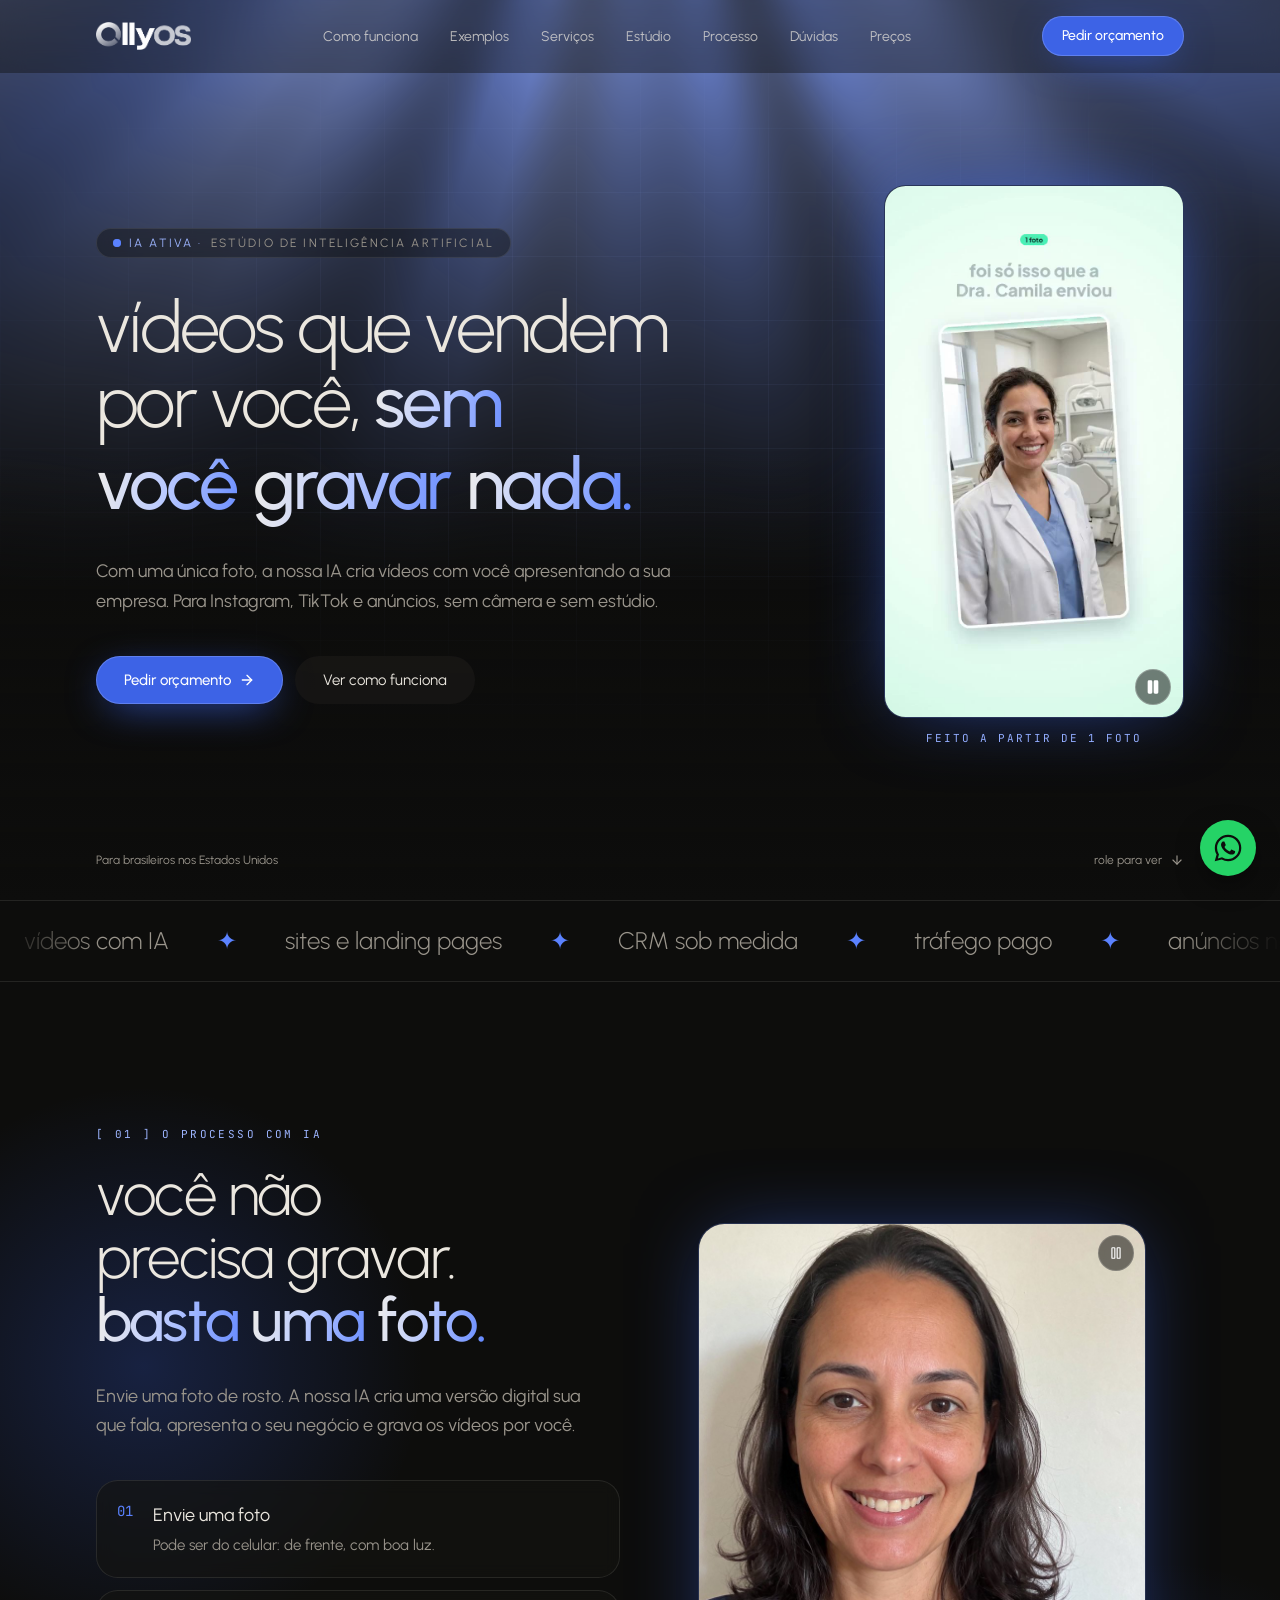
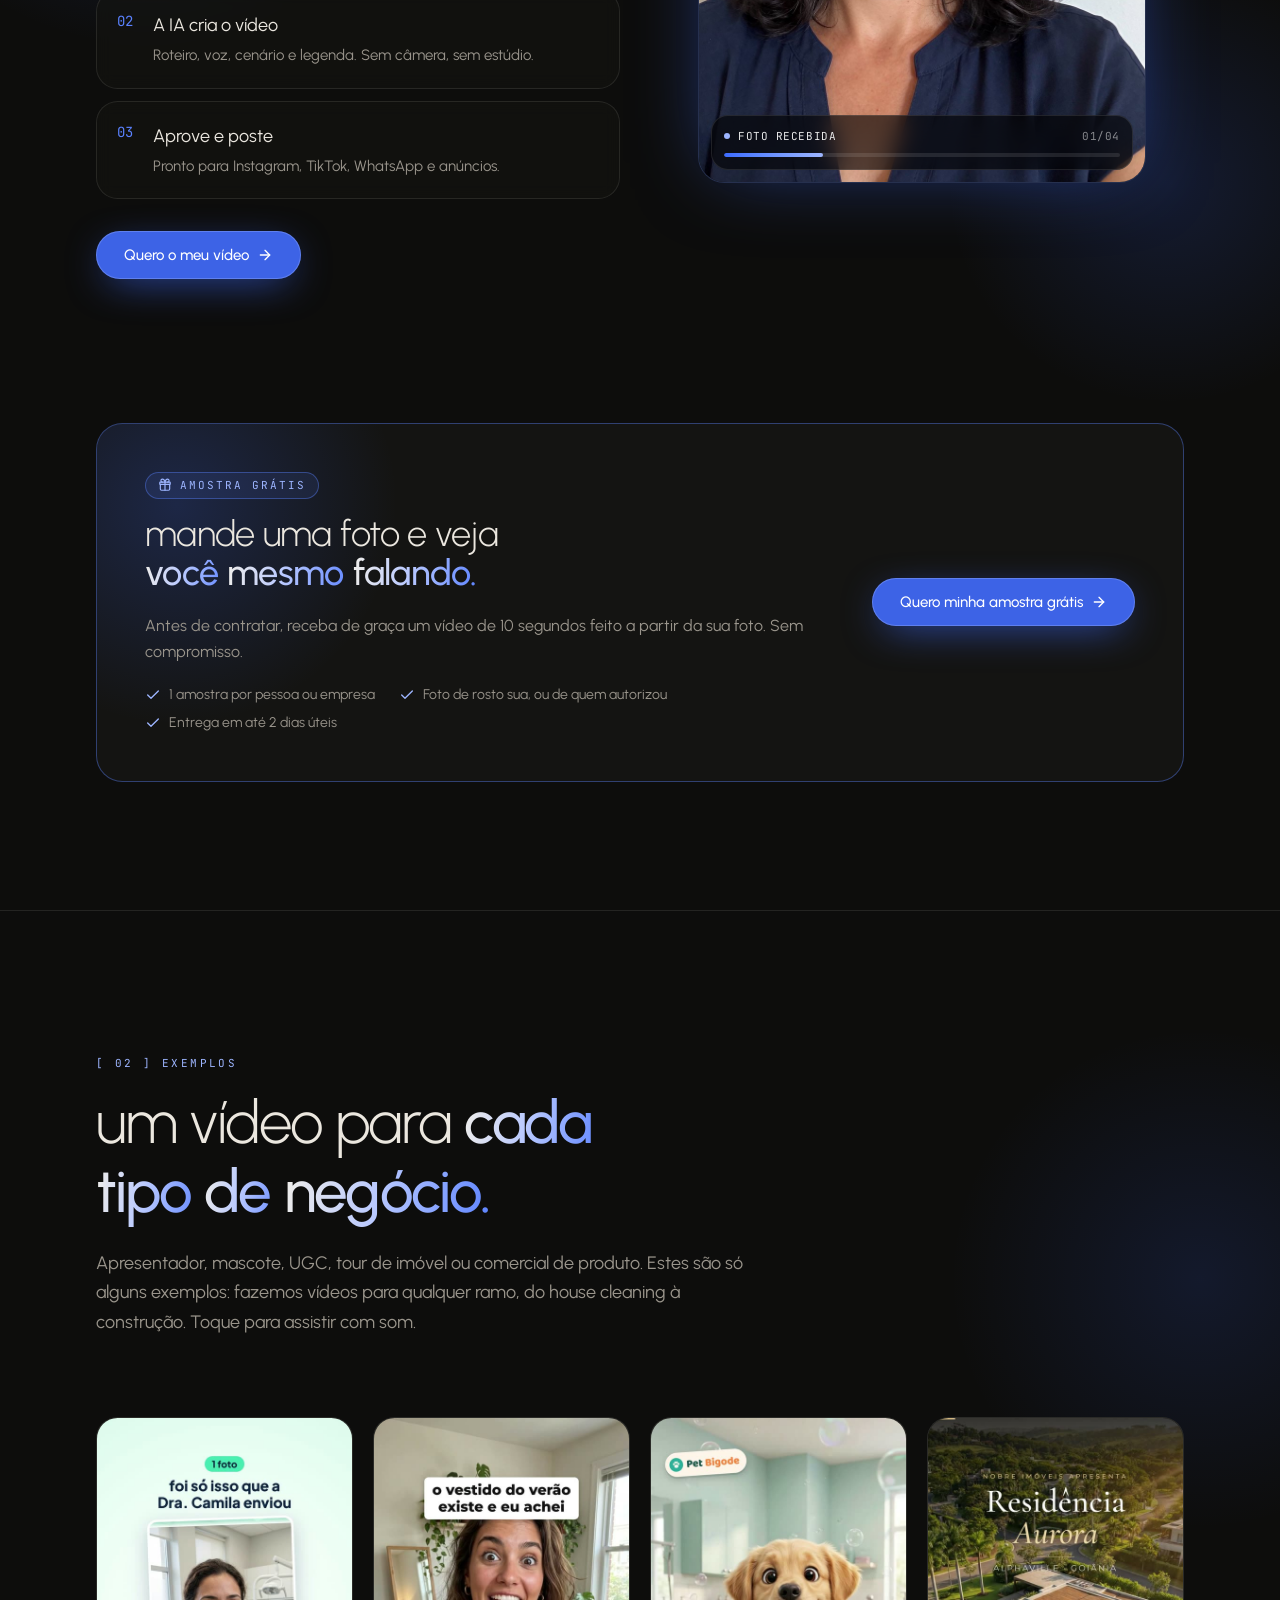
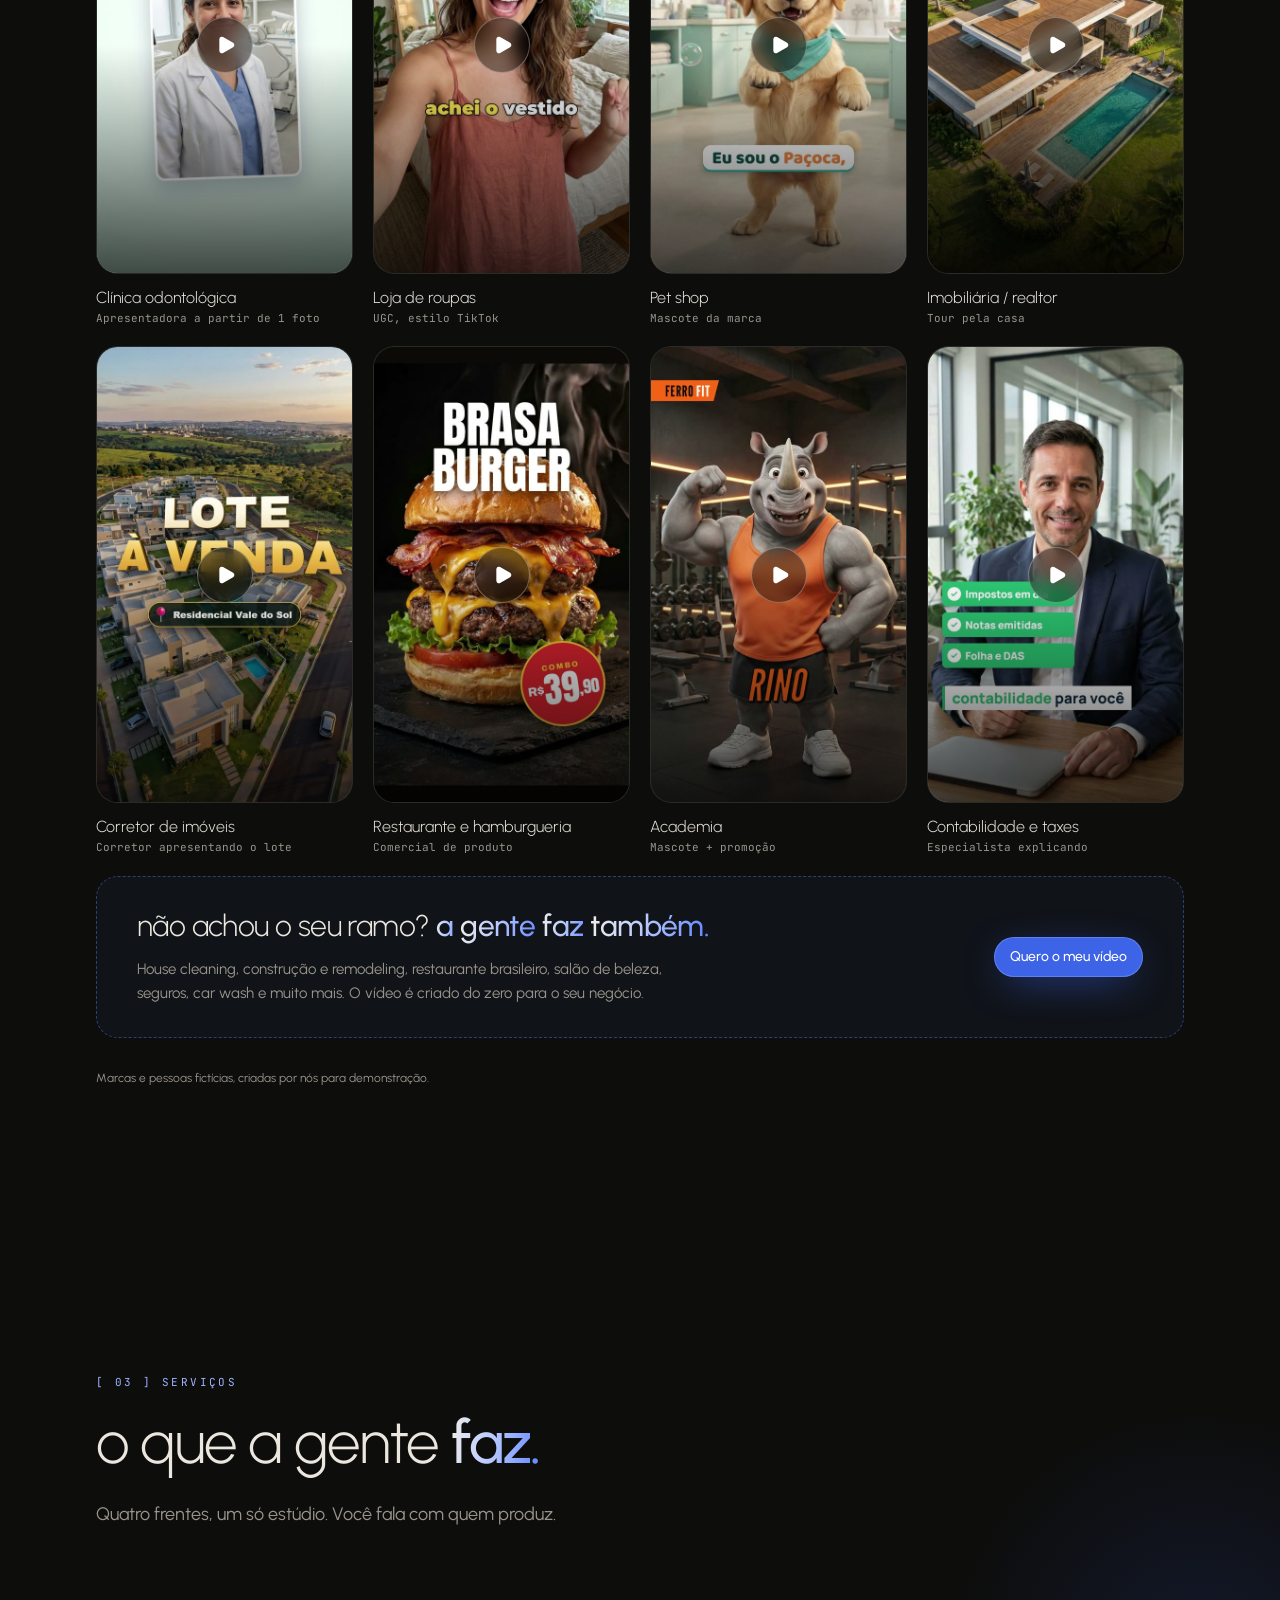
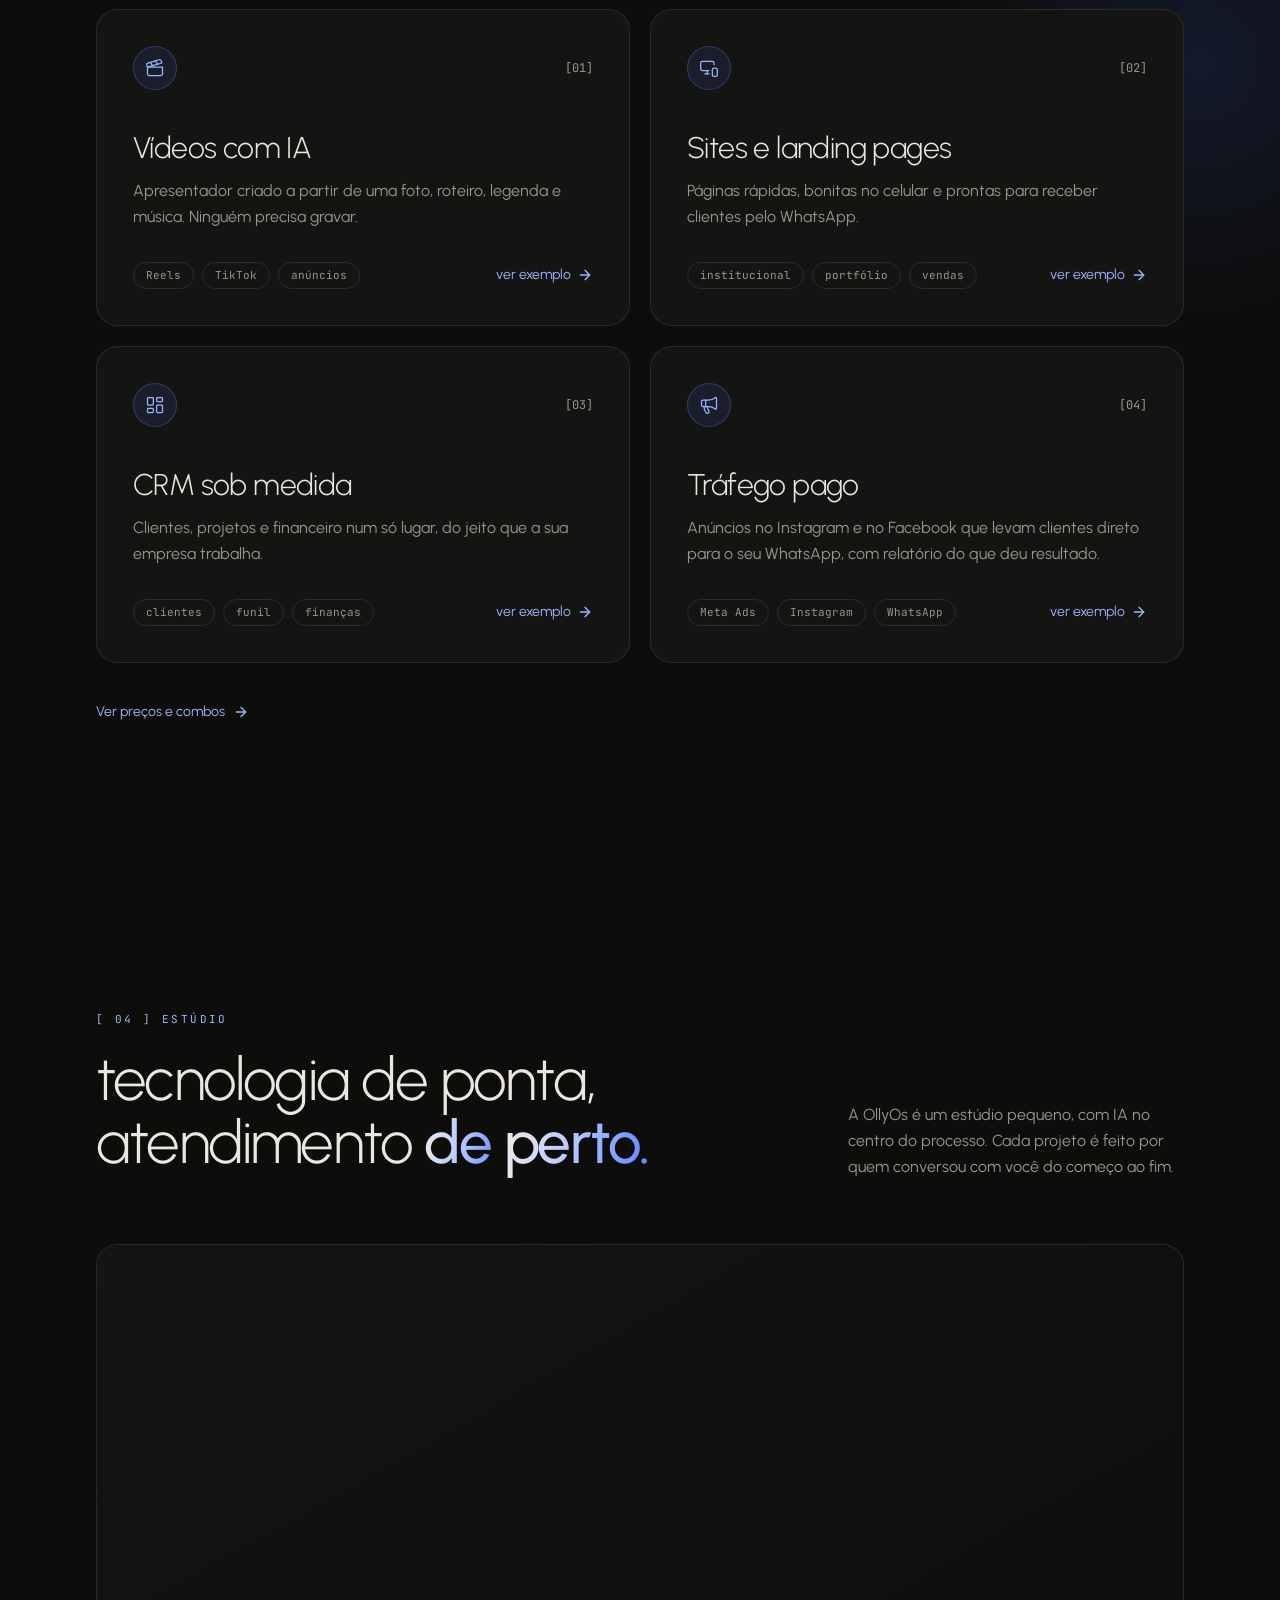
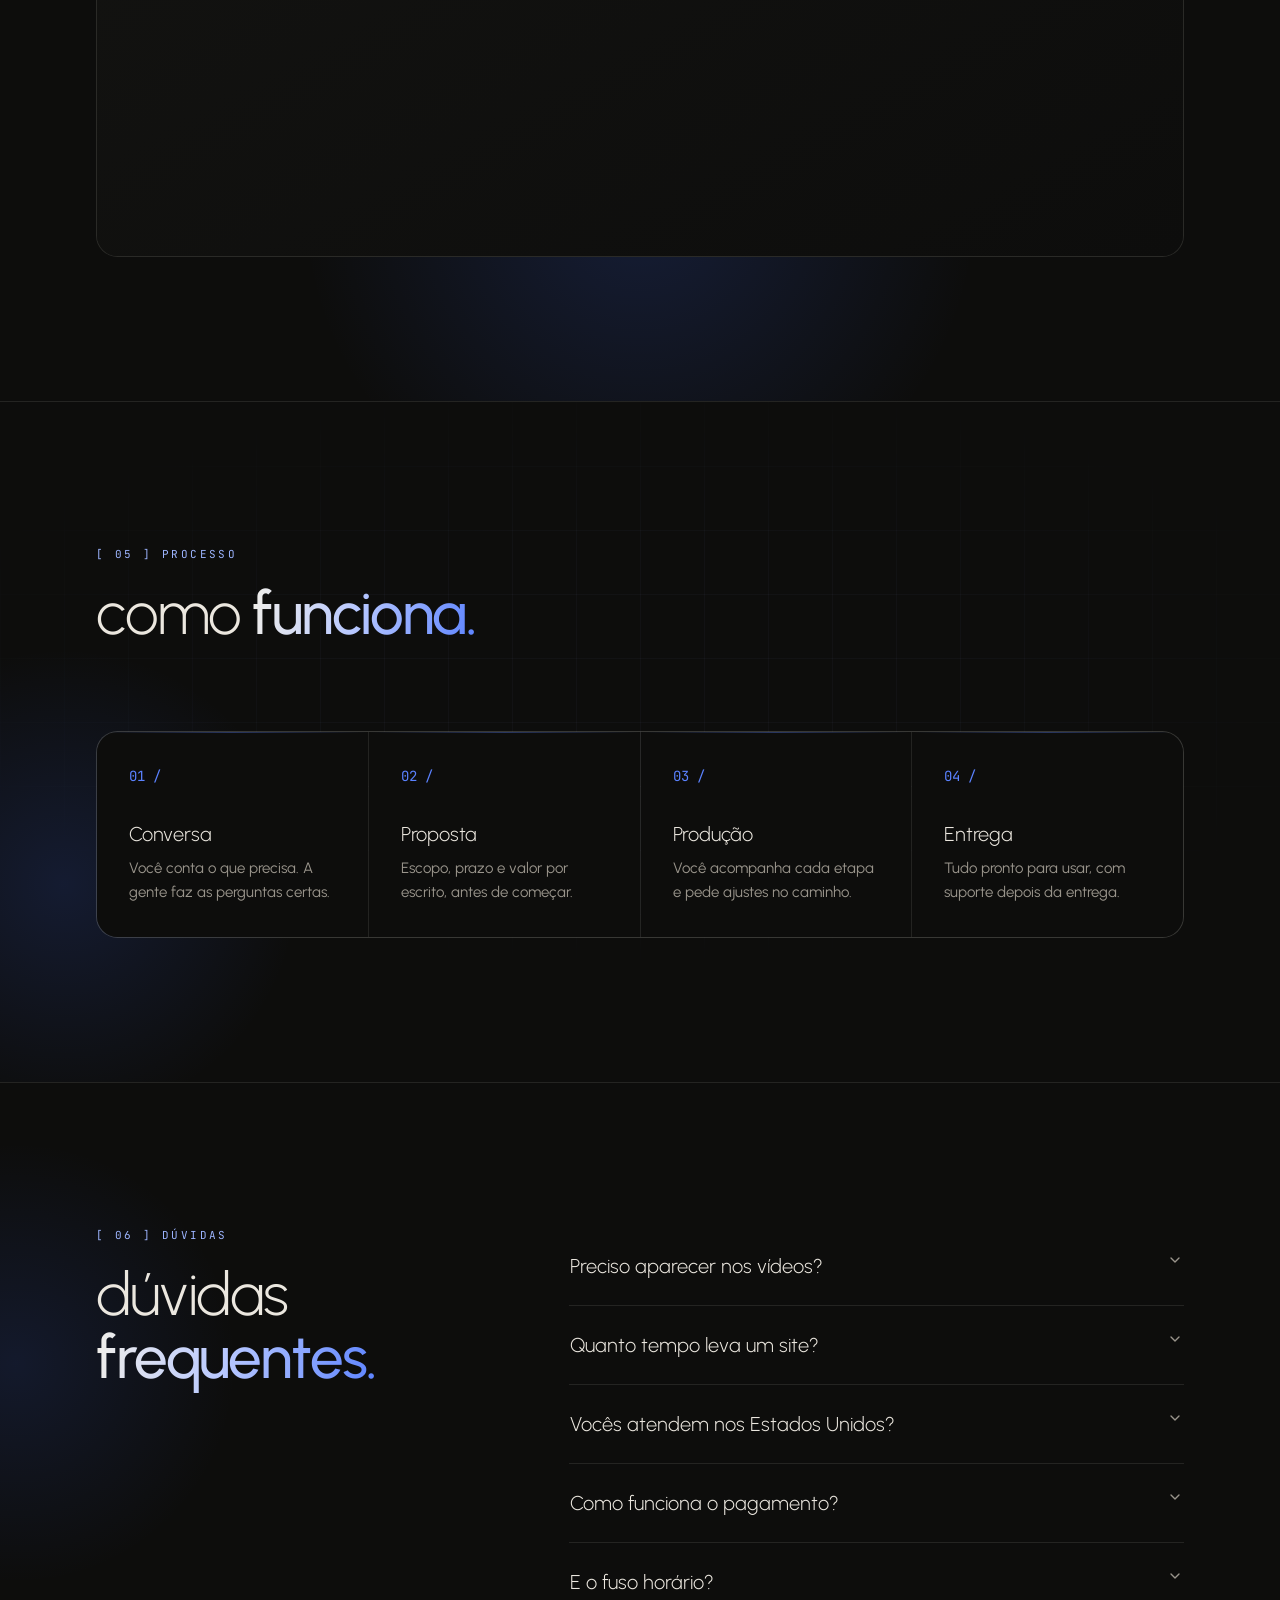
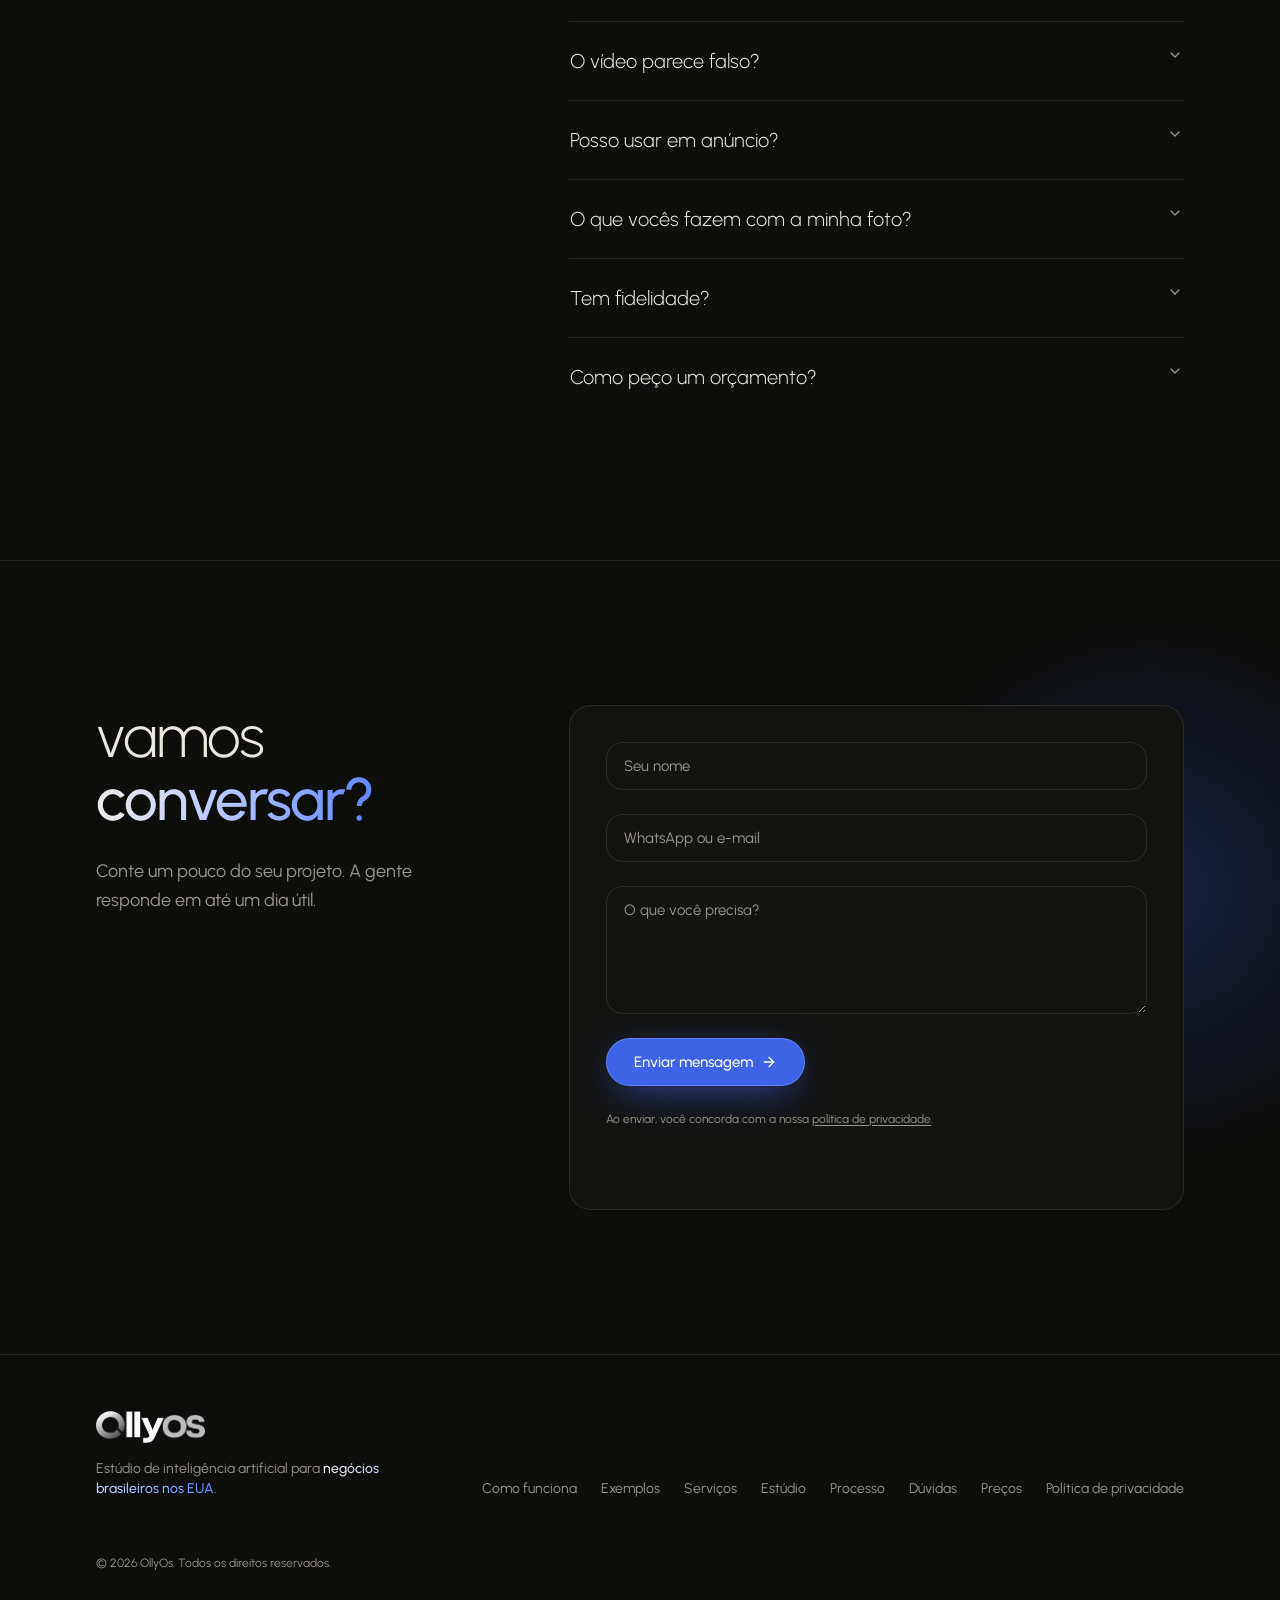
<file: index.html>
<!doctype html>
<html lang="pt-BR">
  <head>
    <meta charset="UTF-8" />
    <meta name="robots" content="noindex, nofollow" />
    <meta name="viewport" content="width=device-width, initial-scale=1.0, viewport-fit=cover" />
    <title>OllyOs — vídeos, sites e anúncios com IA para negócios brasileiros nos Estados Unidos</title>
    <meta name="description" content="Vídeos, sites e anúncios com IA para negócios brasileiros nos Estados Unidos. Vídeos sem você precisar aparecer, em português, no seu horário." />
    <meta name="theme-color" content="#0d0d0c" />
    <meta property="og:type" content="website" />
    <meta property="og:title" content="OllyOs — vídeos, sites e anúncios com IA para negócios brasileiros nos EUA" />
    <meta property="og:description" content="Vídeos, sites e anúncios com IA para negócios brasileiros nos Estados Unidos." />
    <meta property="og:image" content="media/og.jpg" />
    <meta name="twitter:card" content="summary_large_image" />
    <link rel="icon" type="image/png" href="favicon.png" />
    <link rel="apple-touch-icon" href="apple-touch-icon.png" />
    <style>html,body{background:#0d0d0c}</style>
    <script type="module" crossorigin src="./assets/main-DeYQ-D3F.js"></script>
    <link rel="modulepreload" crossorigin href="./assets/createLucideIcon-B9EWJ7lh.js">
    <link rel="modulepreload" crossorigin href="./assets/contact-eD0aj0vT.js">
    <link rel="modulepreload" crossorigin href="./assets/amostra-BwscCMv9.js">
    <link rel="modulepreload" crossorigin href="./assets/plus-DNish4GR.js">
    <link rel="stylesheet" crossorigin href="./assets/createLucideIcon-BIiYd9Ao.css">
  </head>
  <body>
    <div id="root"></div>
  </body>
</html>
</file>
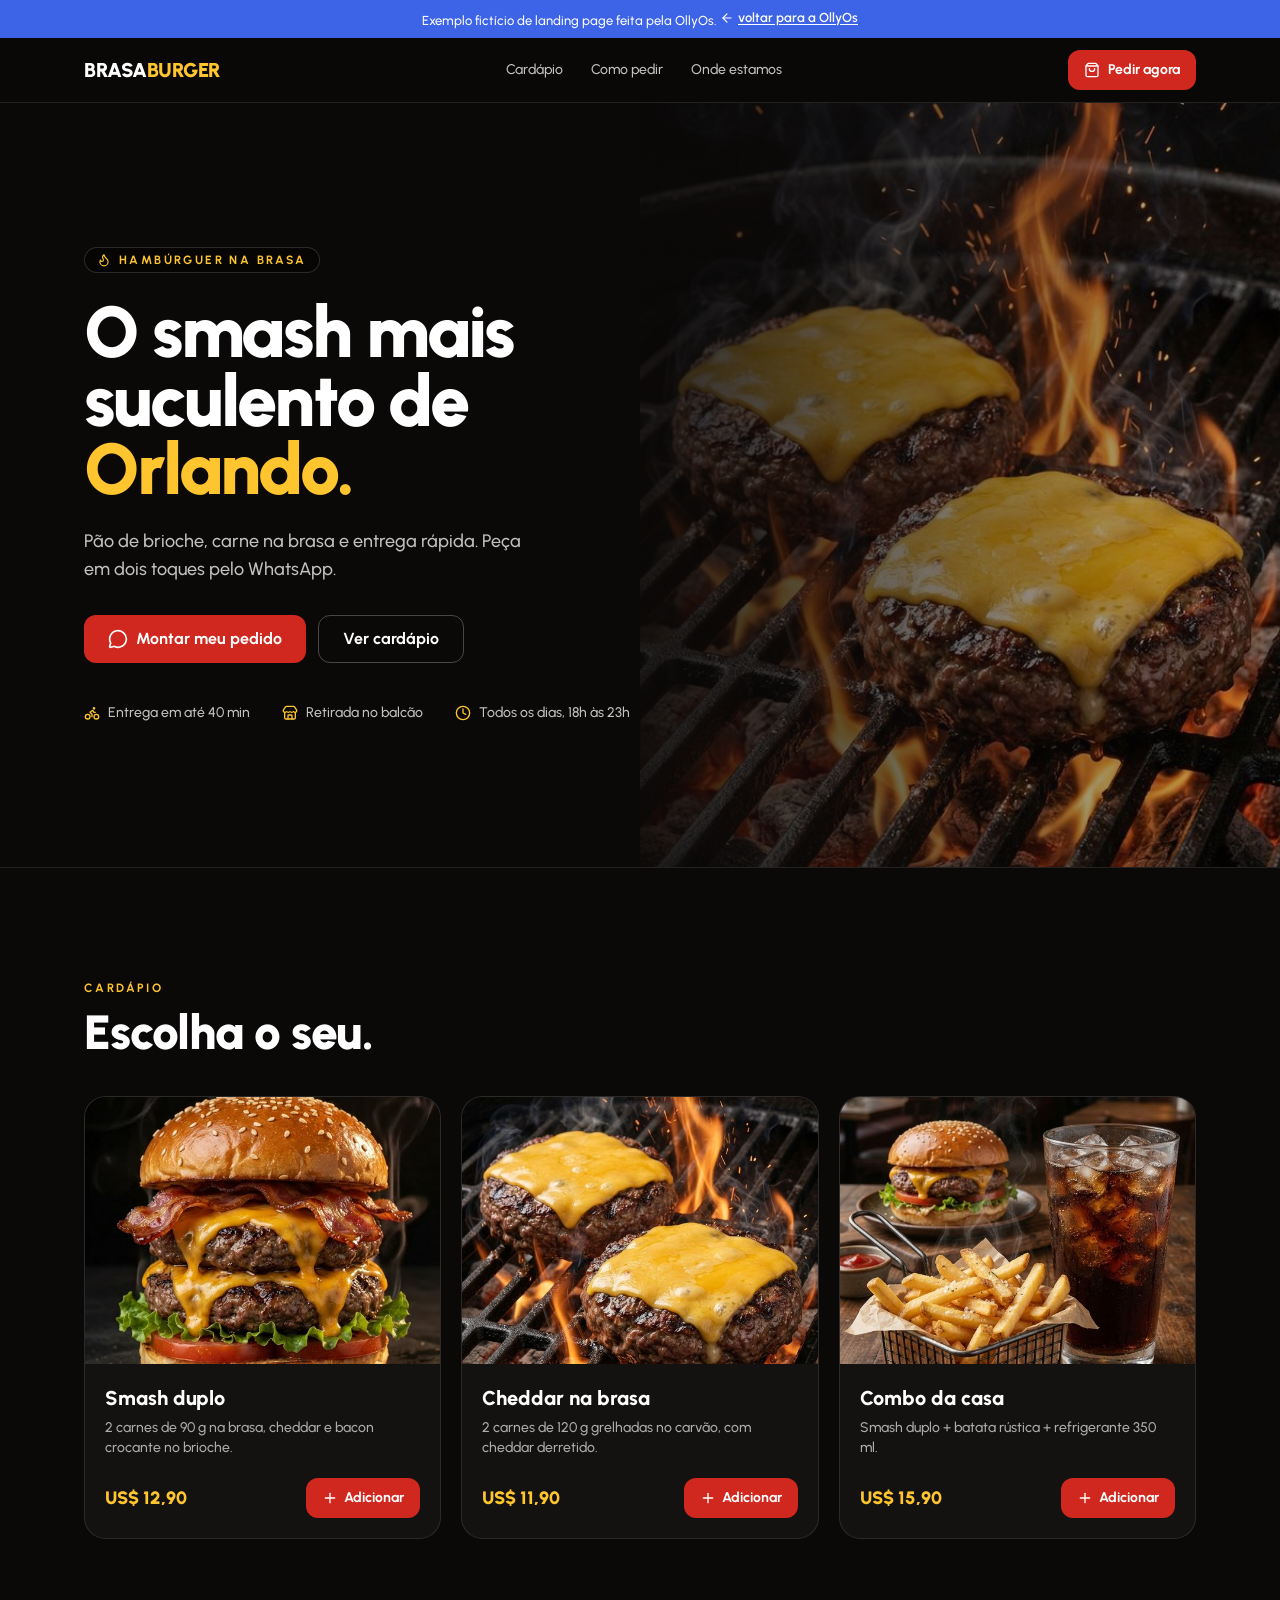
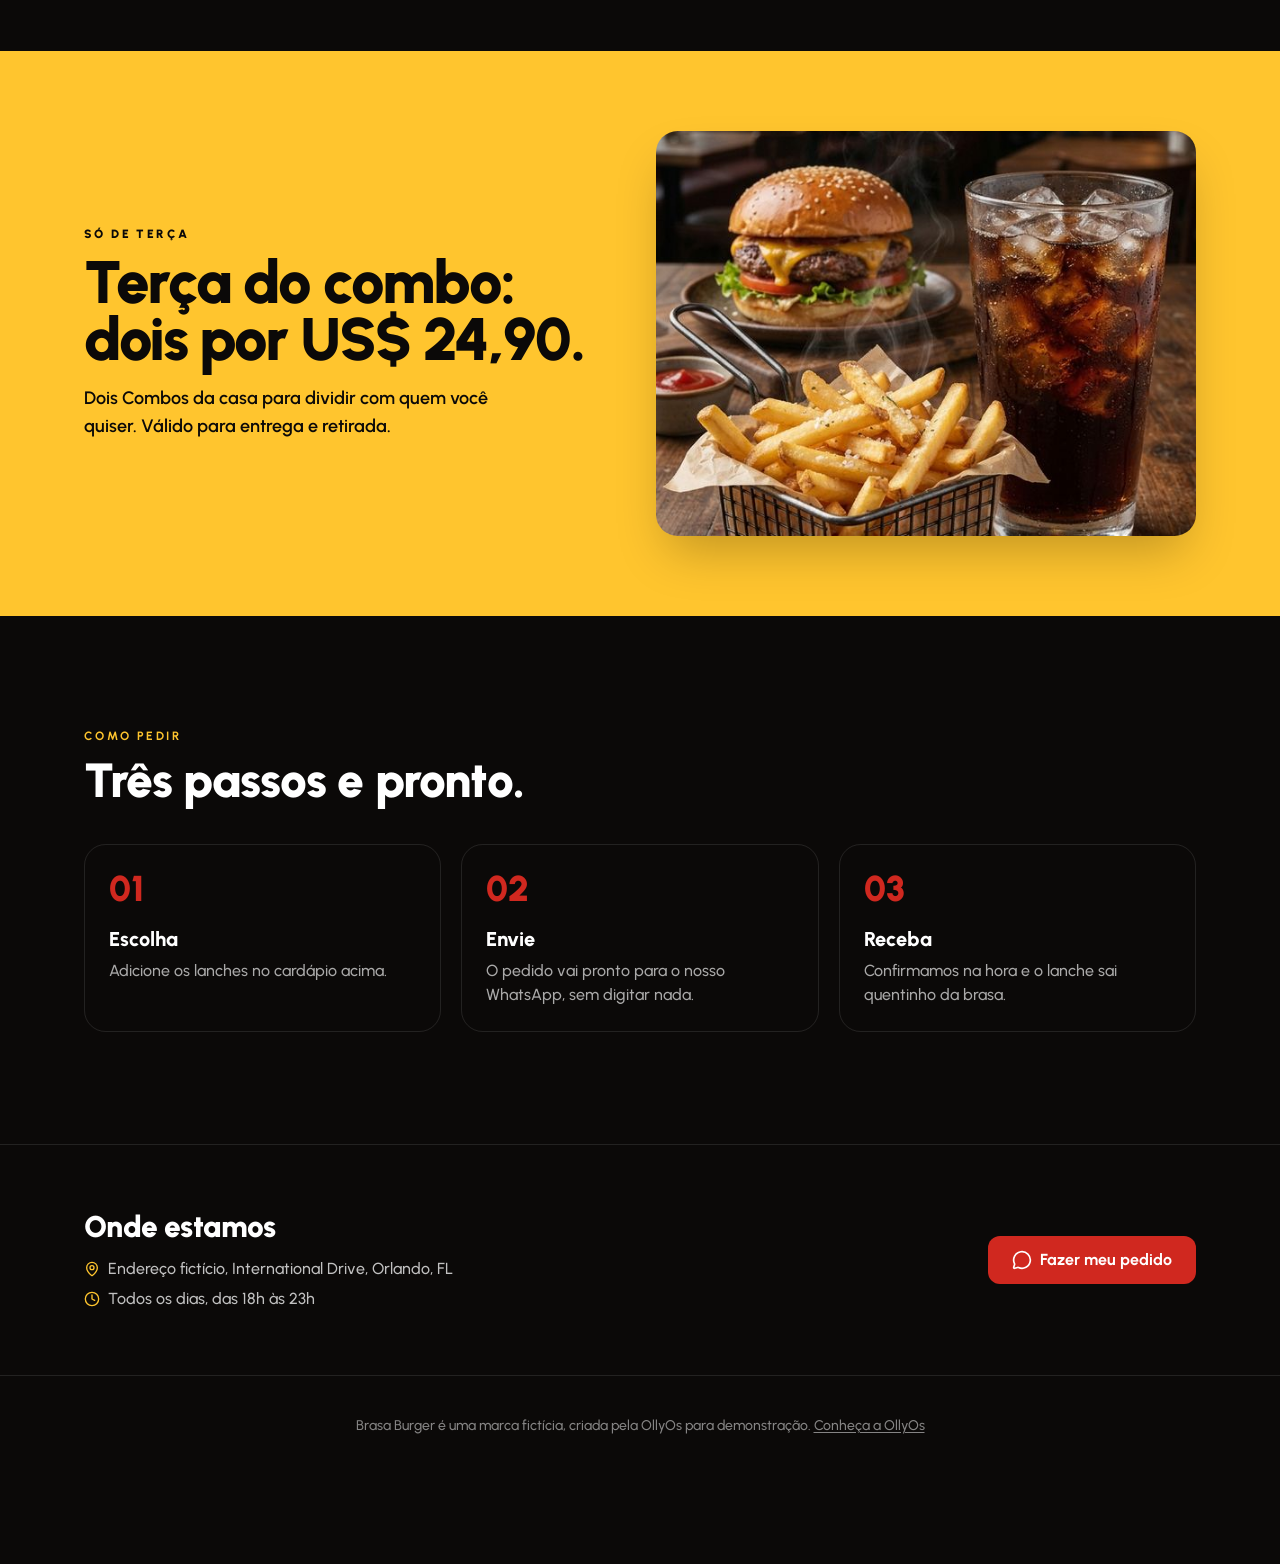
<file: exemplo-site.html>
<!doctype html>
<html lang="pt-BR">
  <head>
    <meta charset="UTF-8" />
    <meta name="robots" content="noindex, nofollow" />
    <meta name="viewport" content="width=device-width, initial-scale=1.0, viewport-fit=cover" />
    <title>Brasa Burger — exemplo de site — OllyOs</title>
    <meta name="description" content="Exemplo fictício de landing page de hamburgueria, feito pela OllyOs." />
    <meta name="theme-color" content="#0B0908" />
    <link rel="icon" type="image/png" href="favicon.png" />
    <link rel="apple-touch-icon" href="apple-touch-icon.png" />
    <style>html,body{background:#0b0908}</style>
    <script type="module" crossorigin src="./assets/exemploSite-iEBERi0J.js"></script>
    <link rel="modulepreload" crossorigin href="./assets/createLucideIcon-B9EWJ7lh.js">
    <link rel="modulepreload" crossorigin href="./assets/plus-DNish4GR.js">
    <link rel="stylesheet" crossorigin href="./assets/createLucideIcon-BIiYd9Ao.css">
  </head>
  <body>
    <div id="root"></div>
  </body>
</html>
</file>
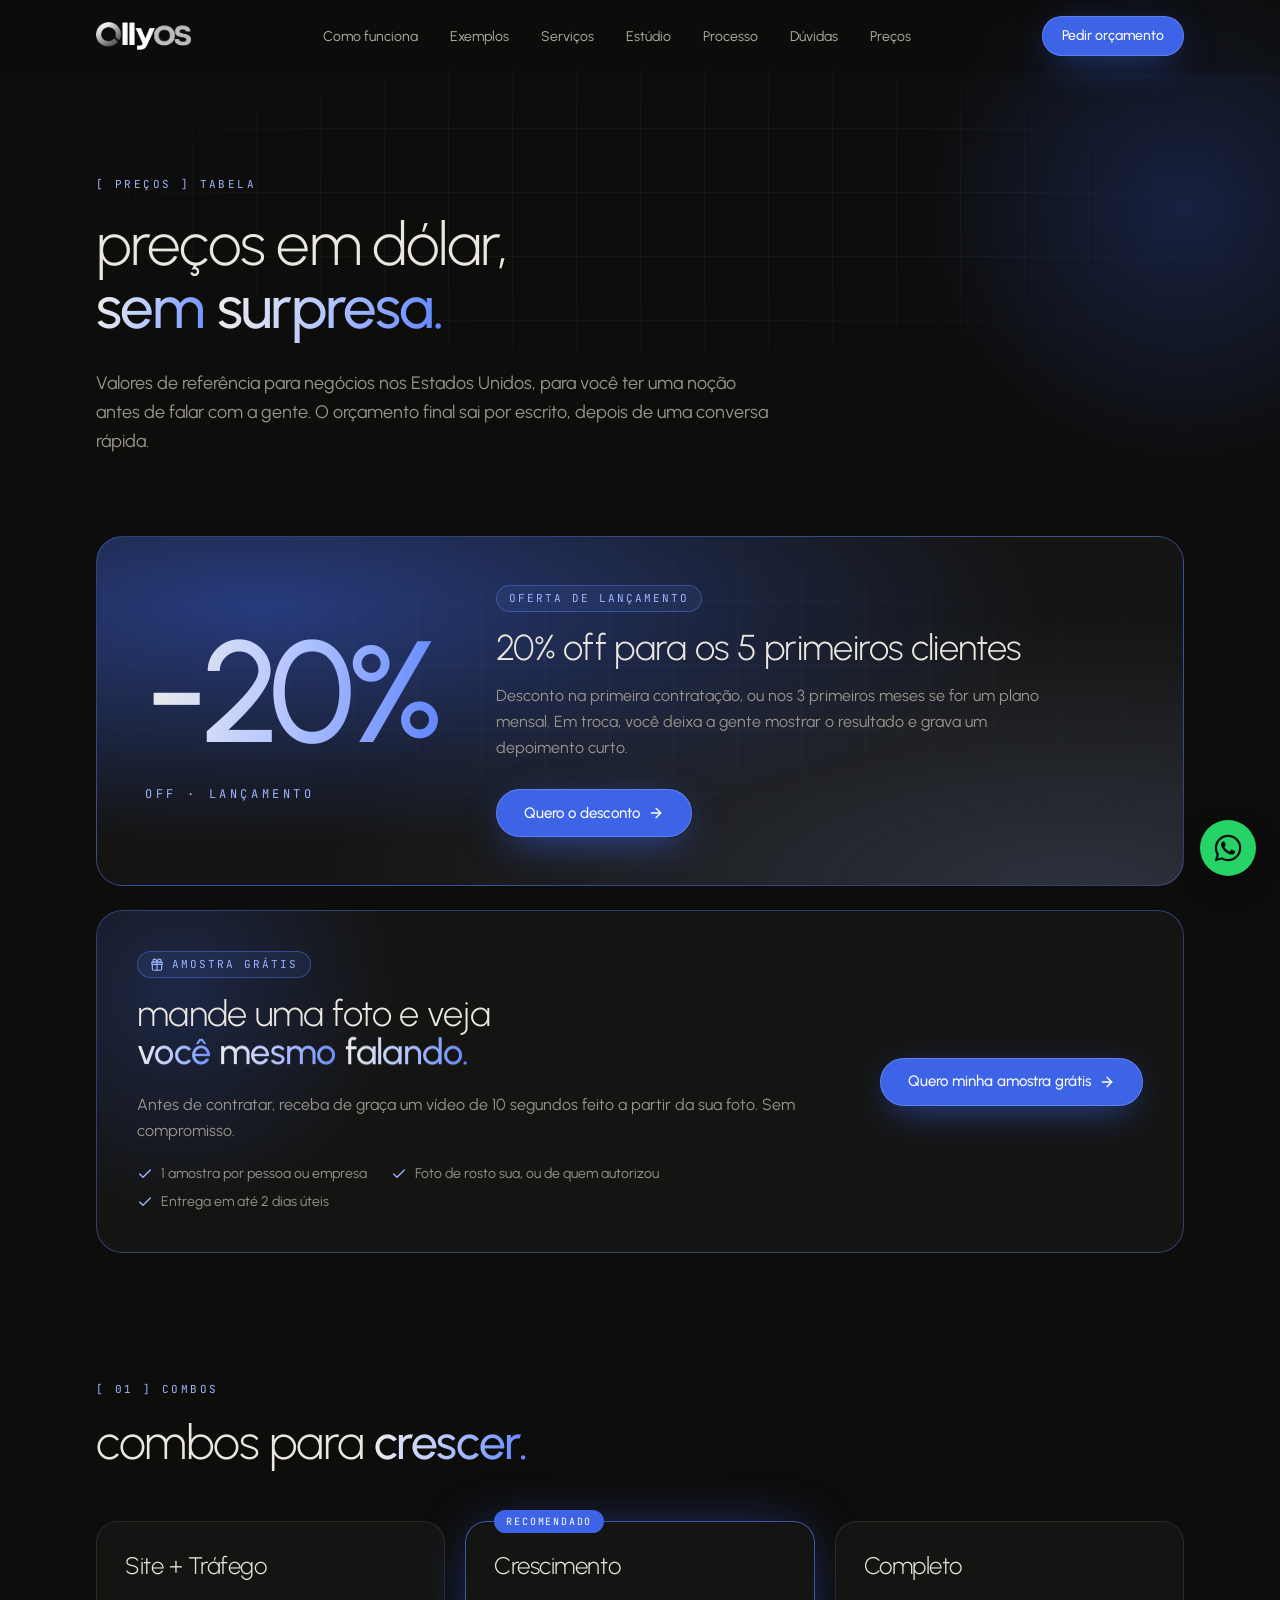
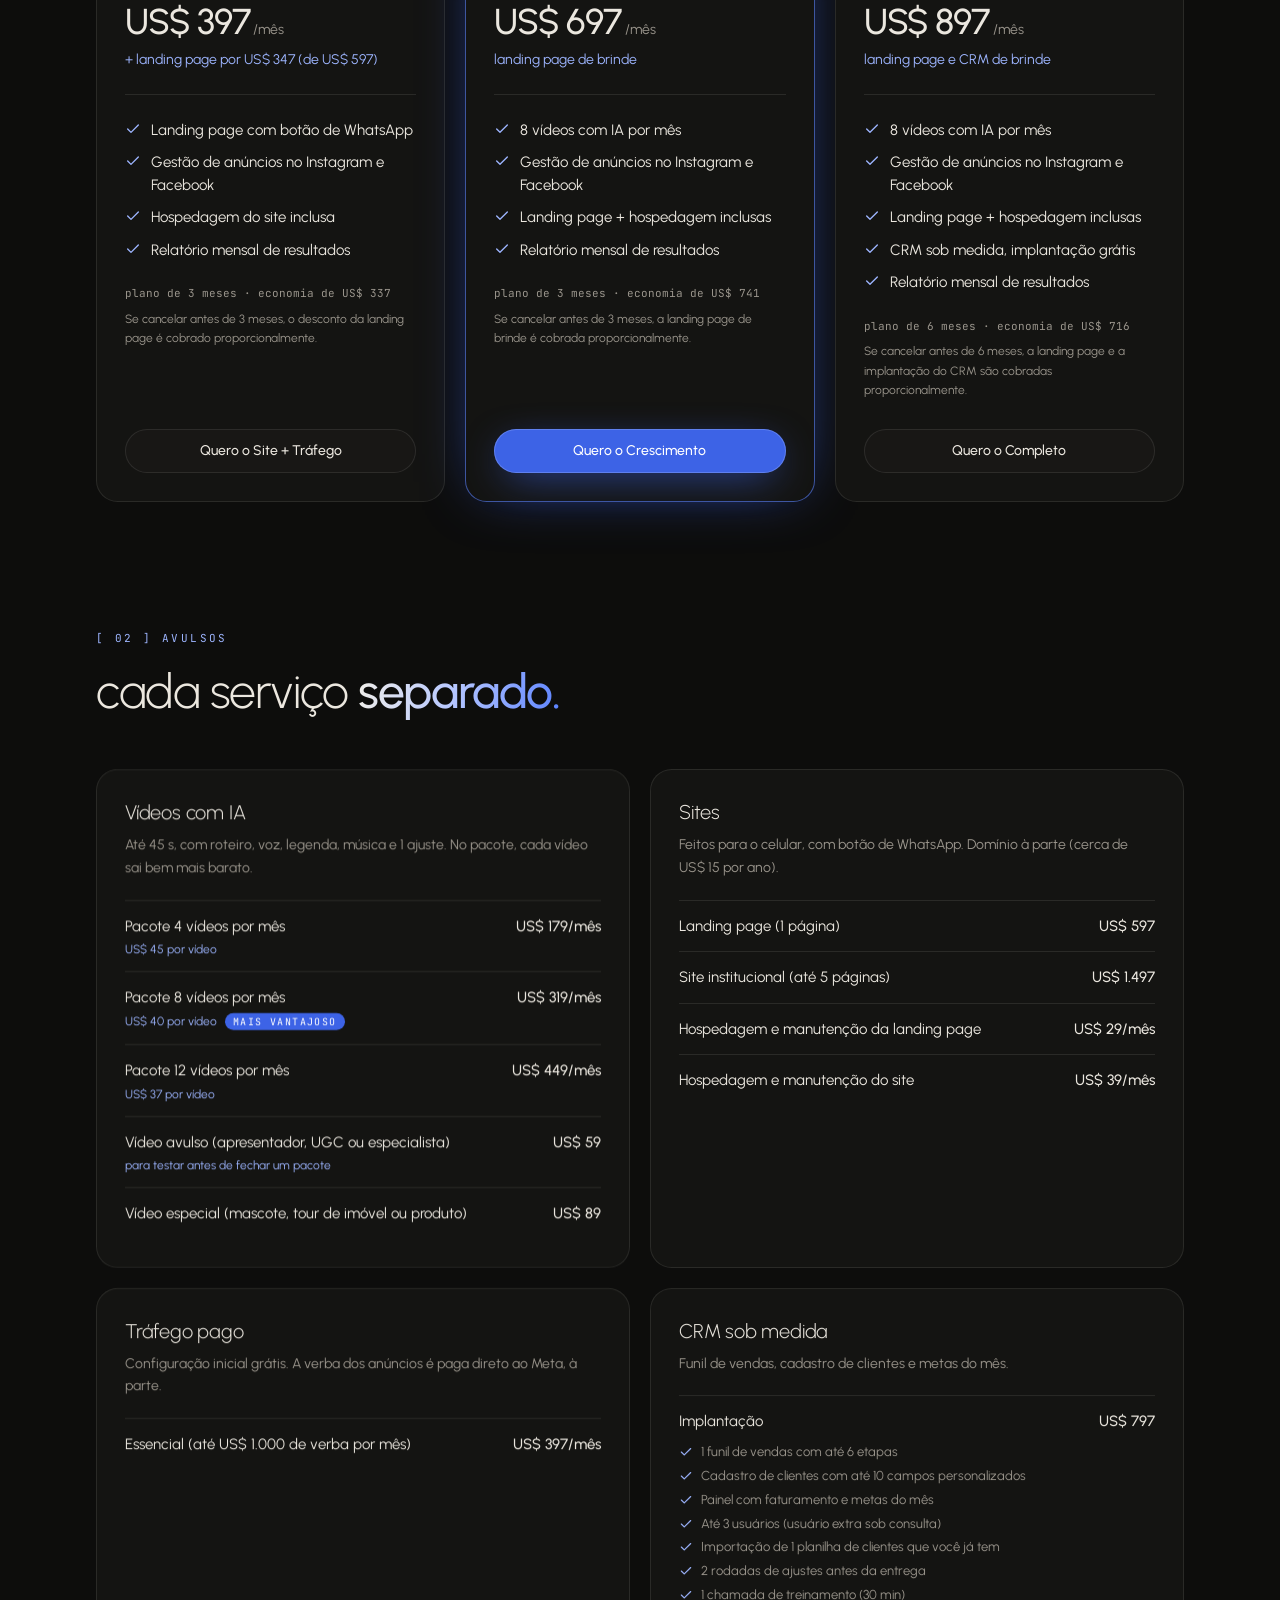
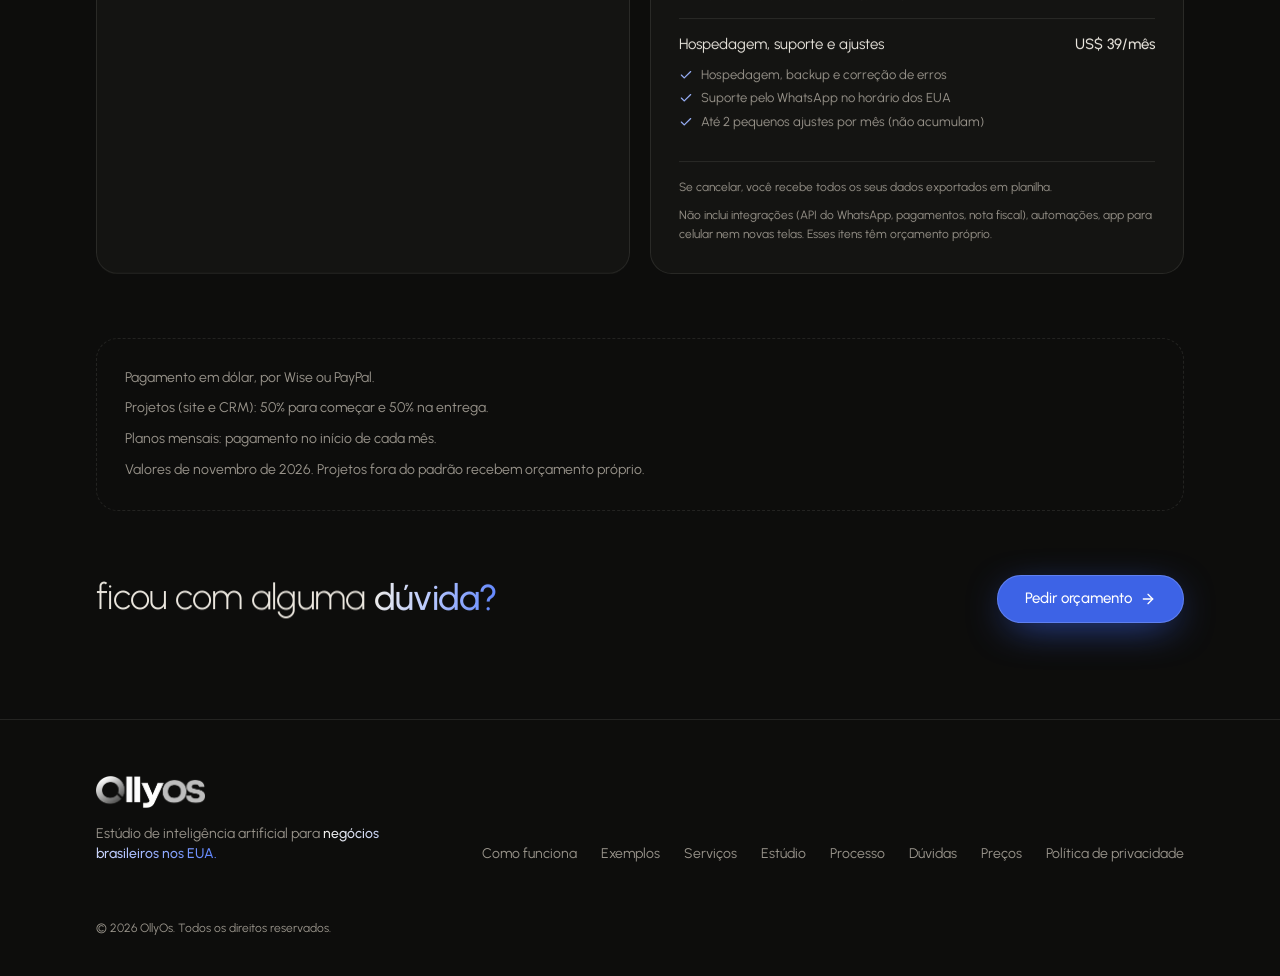
<file: precos-usd.html>
<!doctype html>
<html lang="pt-BR" data-moeda="usd">
  <head>
    <meta charset="UTF-8" />
    <meta name="robots" content="noindex, nofollow" />
    <meta name="viewport" content="width=device-width, initial-scale=1.0, viewport-fit=cover" />
    <title>Preços em dólar — OllyOs</title>
    <meta name="description" content="Preços em dólar da OllyOs para negócios brasileiros nos Estados Unidos: vídeos com IA, sites, tráfego pago, CRM e combos. Oferta de lançamento com 20% off." />
    <meta name="theme-color" content="#0d0d0c" />
    <link rel="icon" type="image/png" href="favicon.png" />
    <link rel="apple-touch-icon" href="apple-touch-icon.png" />
    <style>html,body{background:#0d0d0c}</style>
    <script type="module" crossorigin src="./assets/createLucideIcon-B9EWJ7lh.js"></script>
    <script type="module" crossorigin src="./assets/contact-eD0aj0vT.js"></script>
    <script type="module" crossorigin src="./assets/amostra-BwscCMv9.js"></script>
    <script type="module" crossorigin src="./assets/precos-bsvS3lPC.js"></script>
    <link rel="stylesheet" crossorigin href="./assets/createLucideIcon-BIiYd9Ao.css">
  </head>
  <body>
    <div id="root"></div>
  </body>
</html>
</file>
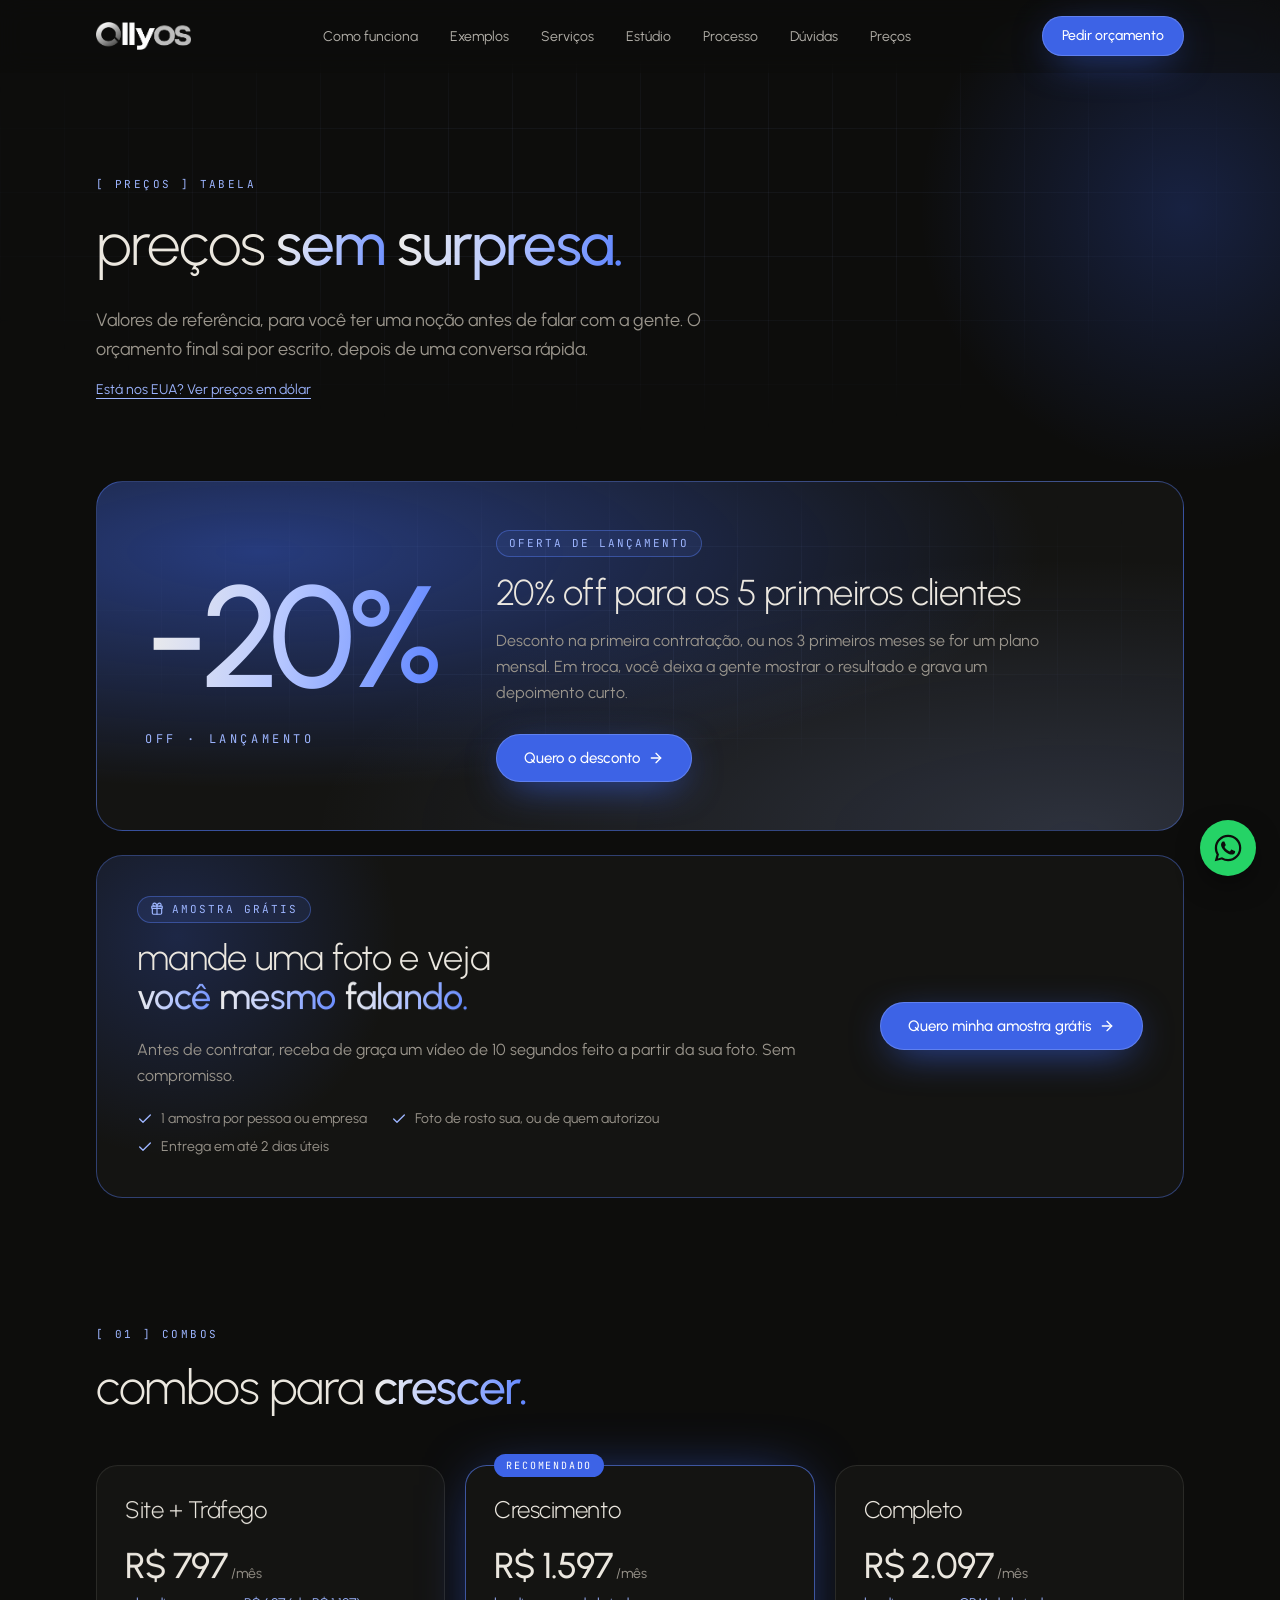
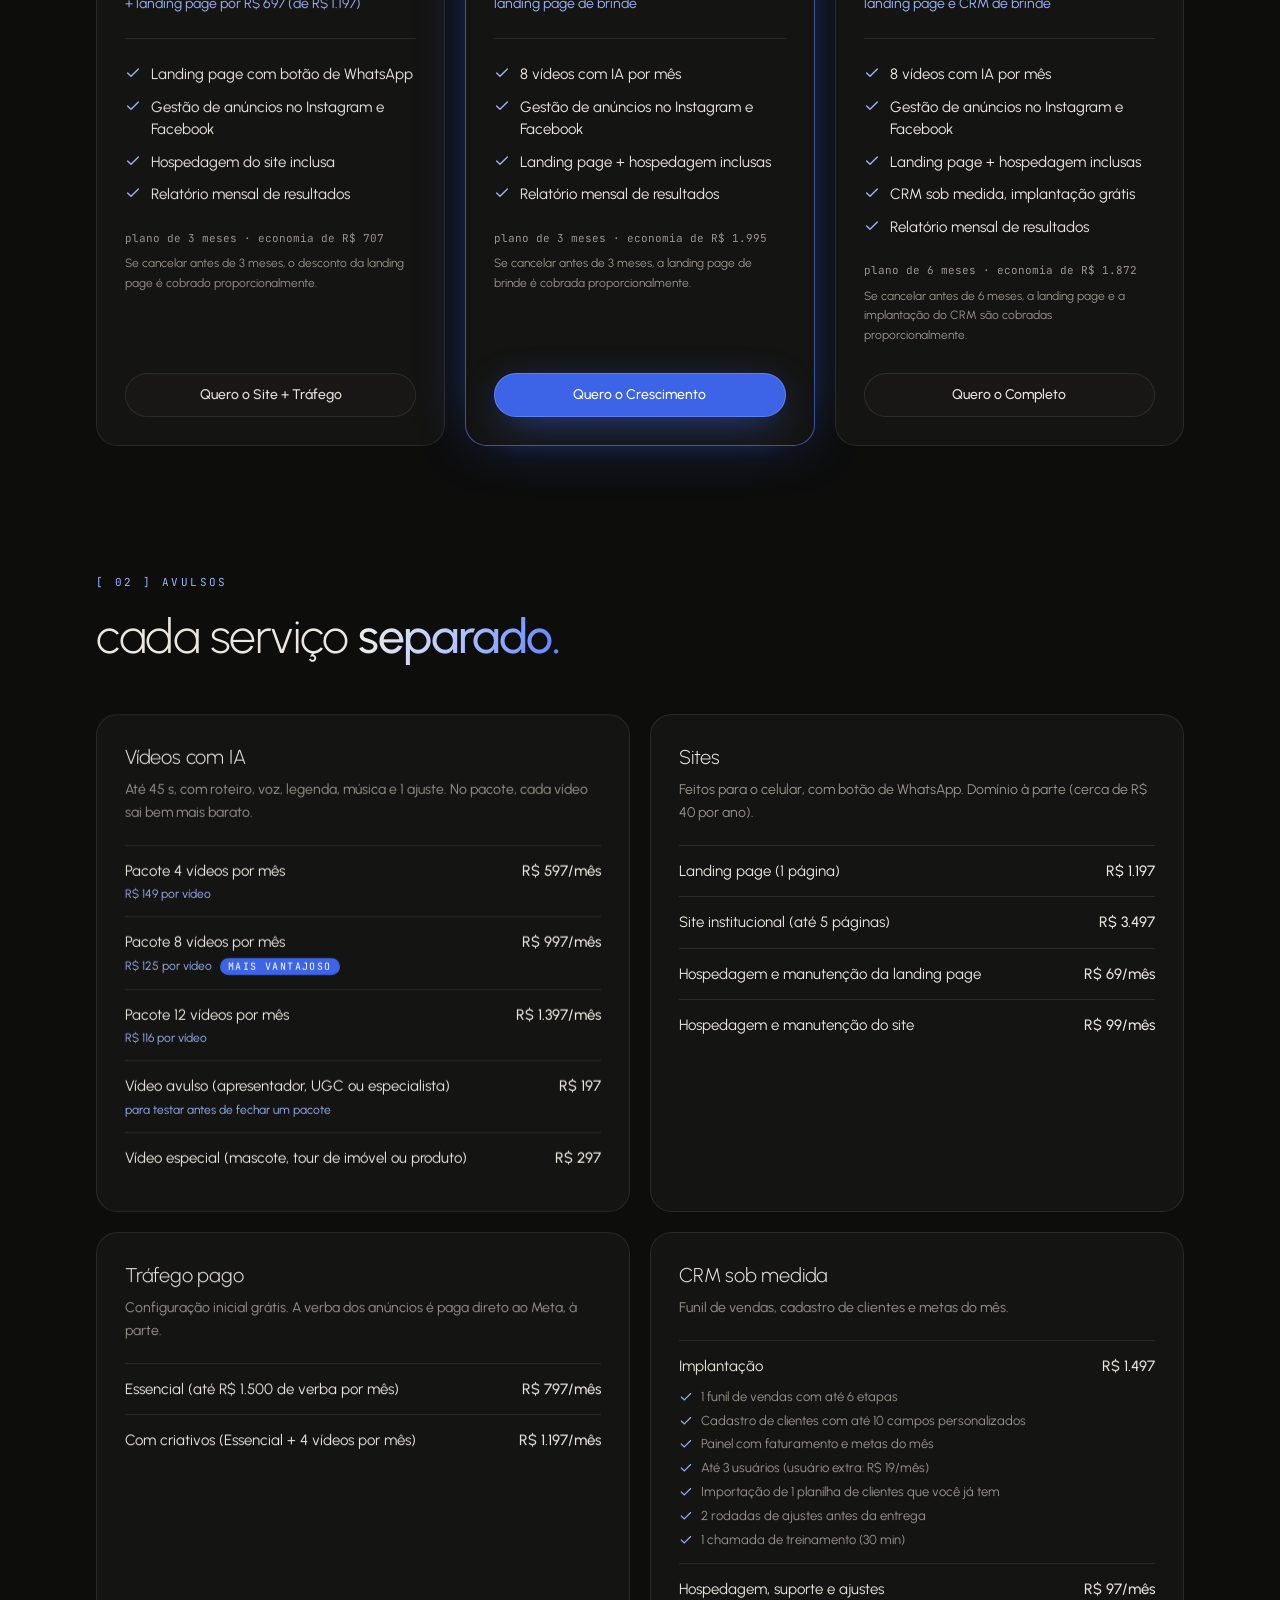
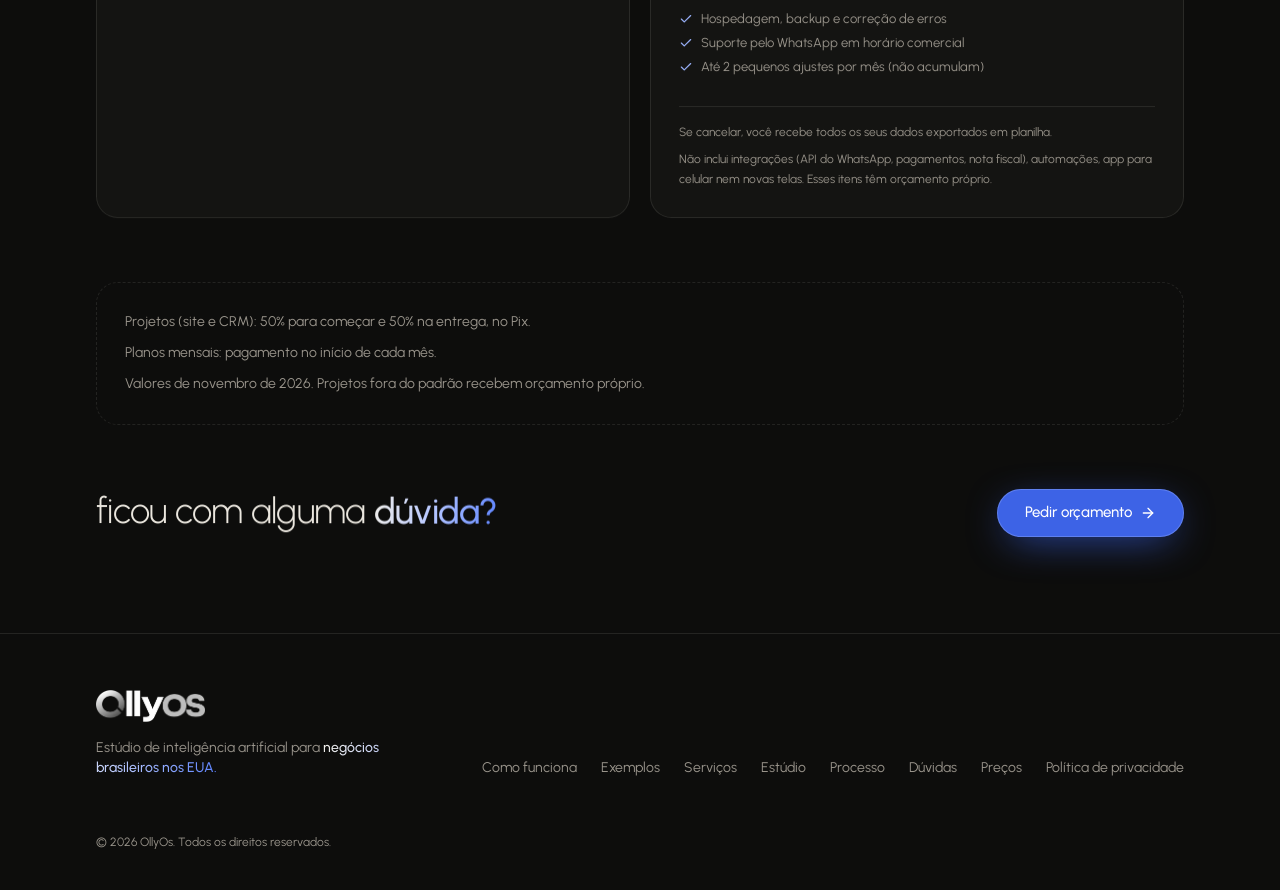
<file: precos.html>
<!doctype html>
<html lang="pt-BR">
  <head>
    <meta charset="UTF-8" />
    <meta name="robots" content="noindex, nofollow" />
    <meta name="viewport" content="width=device-width, initial-scale=1.0, viewport-fit=cover" />
    <title>Preços — OllyOs</title>
    <meta name="description" content="Preços de referência da OllyOs: vídeos com IA, sites, tráfego pago, CRM e combos. Oferta de lançamento com 20% off." />
    <meta name="theme-color" content="#0d0d0c" />
    <link rel="icon" type="image/png" href="favicon.png" />
    <link rel="apple-touch-icon" href="apple-touch-icon.png" />
    <style>html,body{background:#0d0d0c}</style>
    <script type="module" crossorigin src="./assets/createLucideIcon-B9EWJ7lh.js"></script>
    <script type="module" crossorigin src="./assets/contact-eD0aj0vT.js"></script>
    <script type="module" crossorigin src="./assets/amostra-BwscCMv9.js"></script>
    <script type="module" crossorigin src="./assets/precos-bsvS3lPC.js"></script>
    <link rel="stylesheet" crossorigin href="./assets/createLucideIcon-BIiYd9Ao.css">
  </head>
  <body>
    <div id="root"></div>
  </body>
</html>
</file>
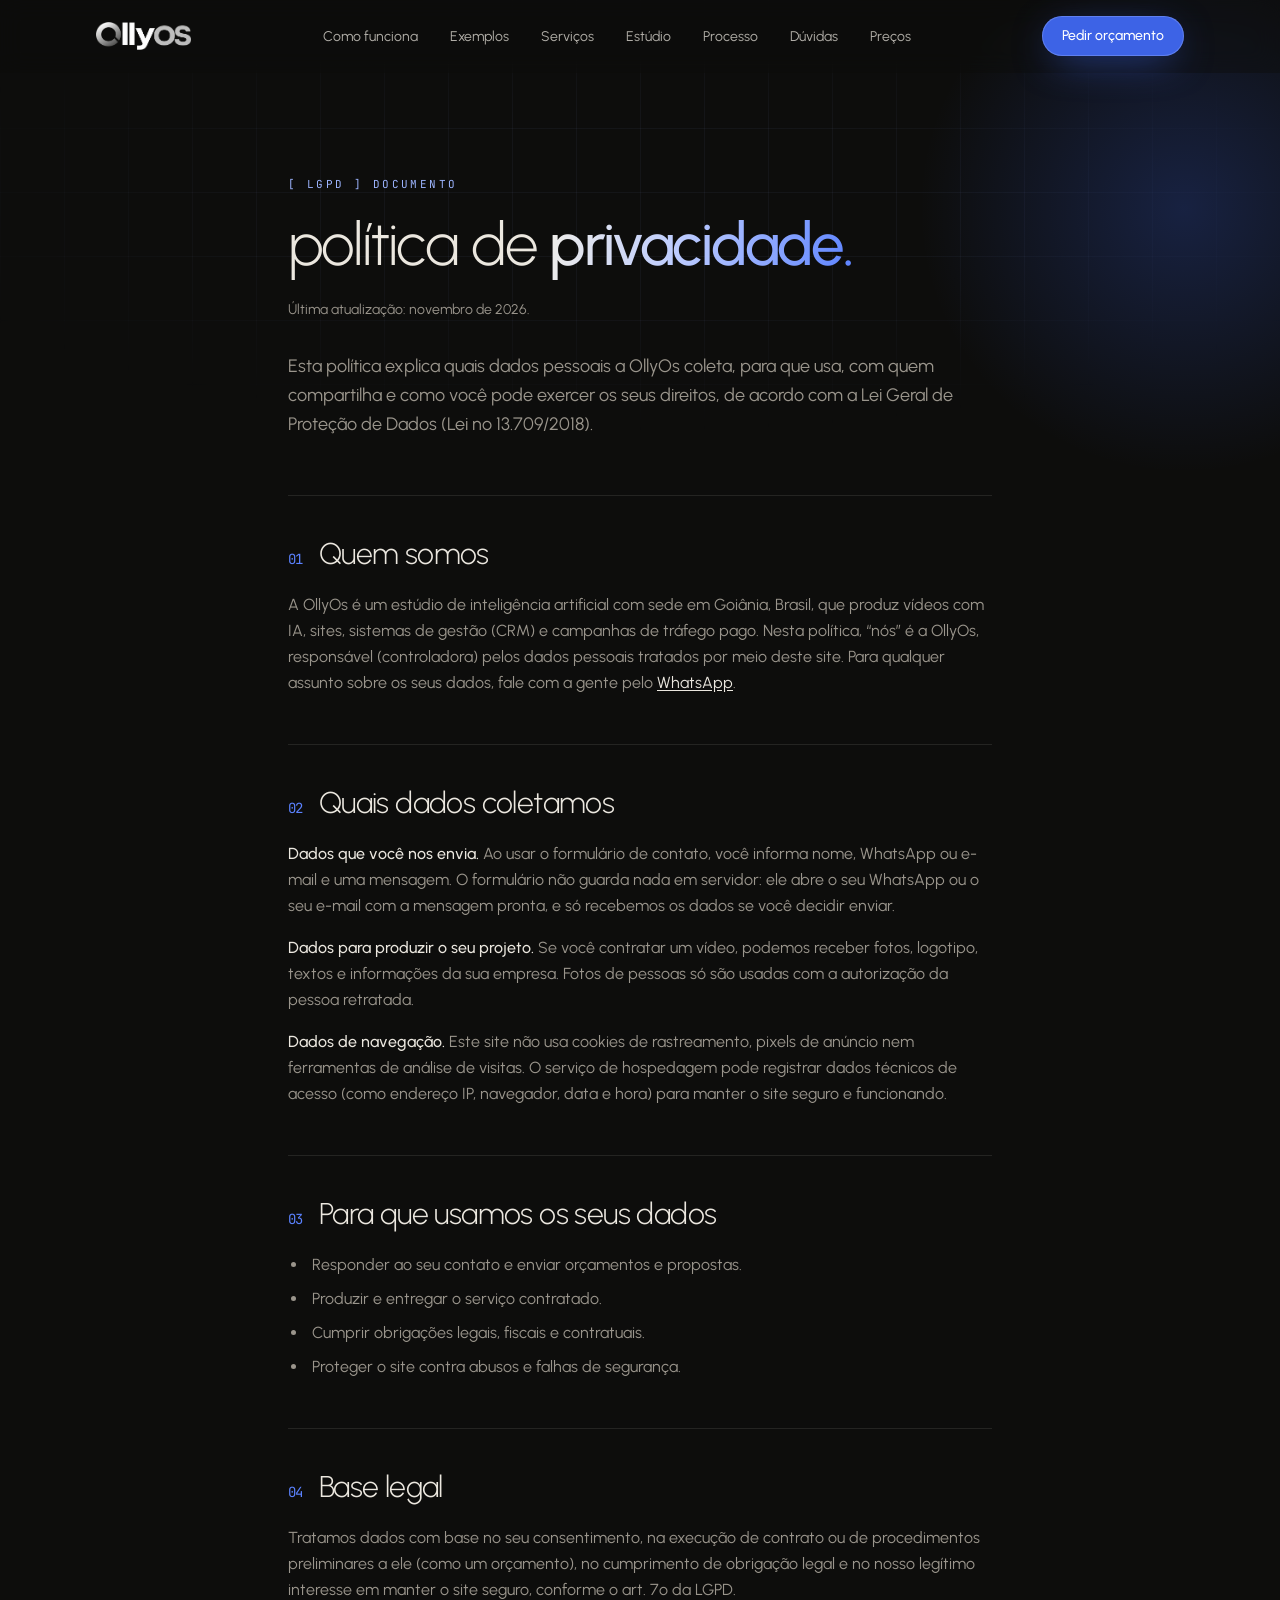
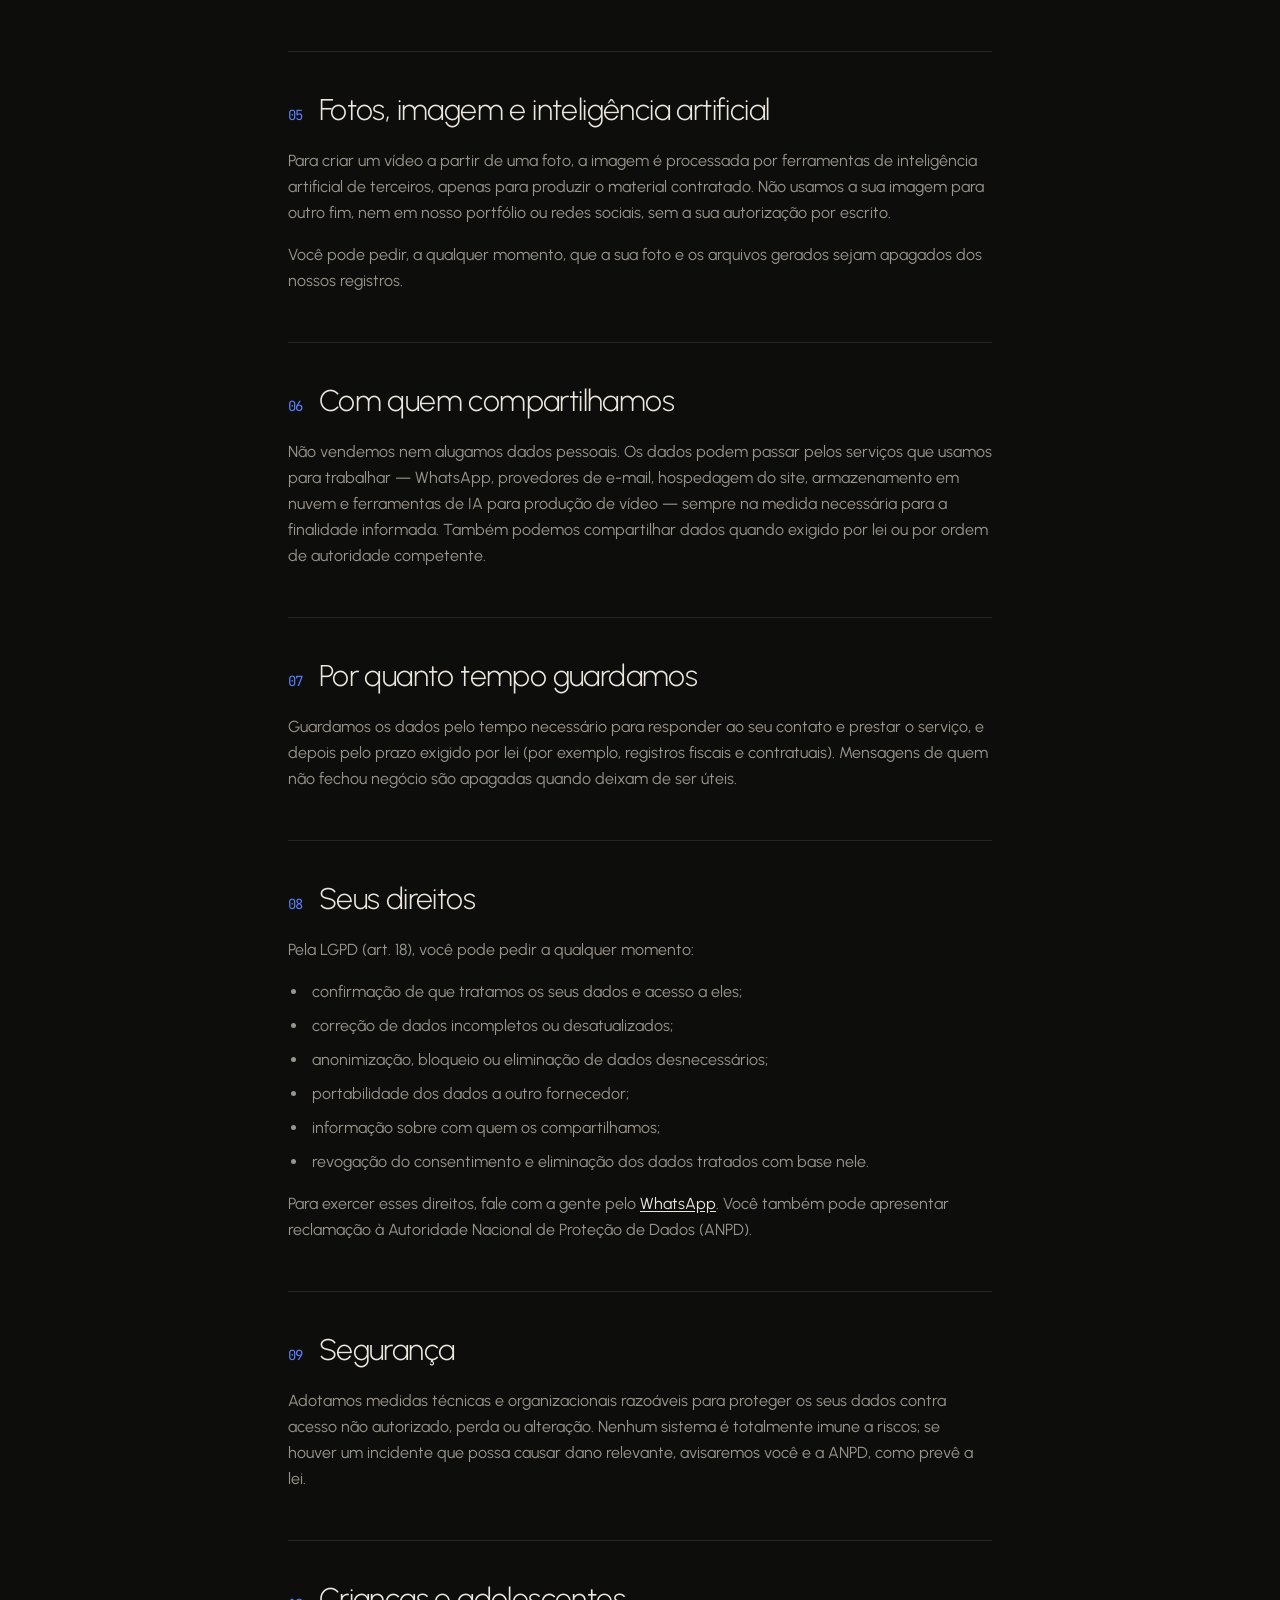
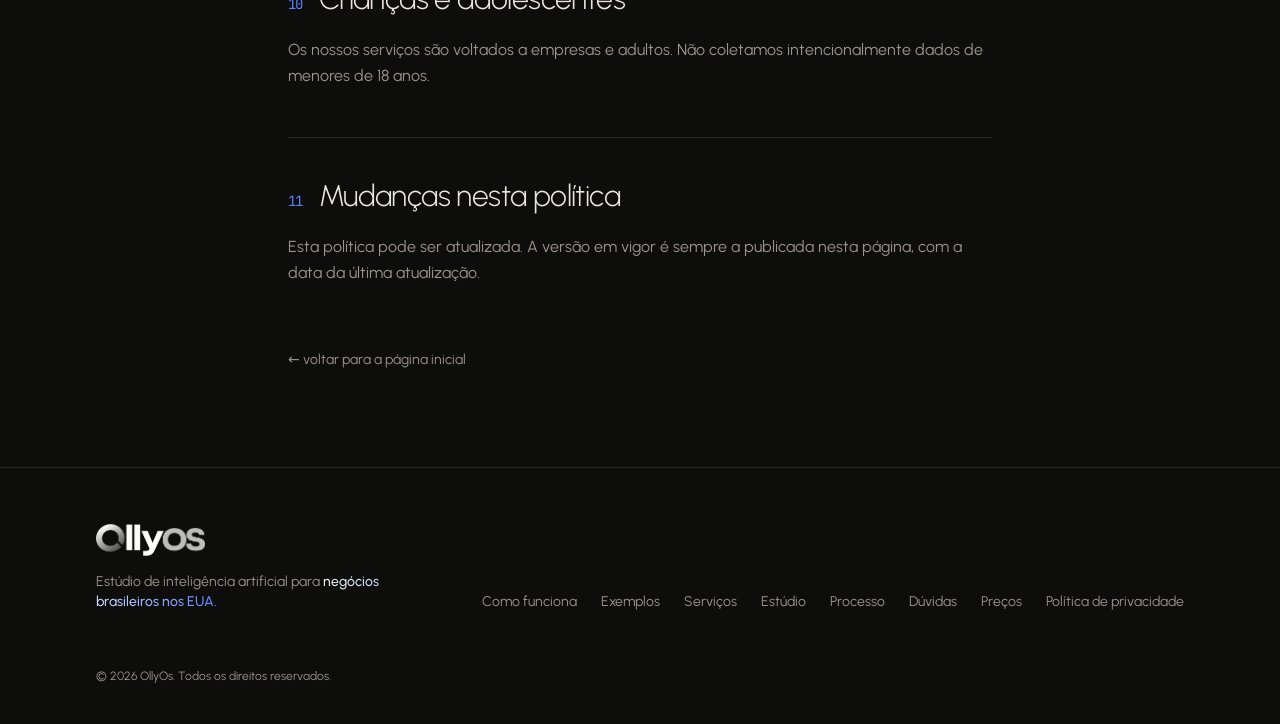
<file: privacidade.html>
<!doctype html>
<html lang="pt-BR">
  <head>
    <meta charset="UTF-8" />
    <meta name="robots" content="noindex, nofollow" />
    <meta name="viewport" content="width=device-width, initial-scale=1.0, viewport-fit=cover" />
    <title>Política de privacidade — OllyOs</title>
    <meta name="description" content="Como a OllyOs coleta, usa e protege os seus dados pessoais, de acordo com a LGPD." />
    <meta name="theme-color" content="#0d0d0c" />
    <link rel="icon" type="image/png" href="favicon.png" />
    <link rel="apple-touch-icon" href="apple-touch-icon.png" />
    <style>html,body{background:#0d0d0c}</style>
    <script type="module" crossorigin src="./assets/privacidade-CFow_M_X.js"></script>
    <link rel="modulepreload" crossorigin href="./assets/createLucideIcon-B9EWJ7lh.js">
    <link rel="modulepreload" crossorigin href="./assets/contact-eD0aj0vT.js">
    <link rel="stylesheet" crossorigin href="./assets/createLucideIcon-BIiYd9Ao.css">
  </head>
  <body>
    <div id="root"></div>
  </body>
</html>
</file>
